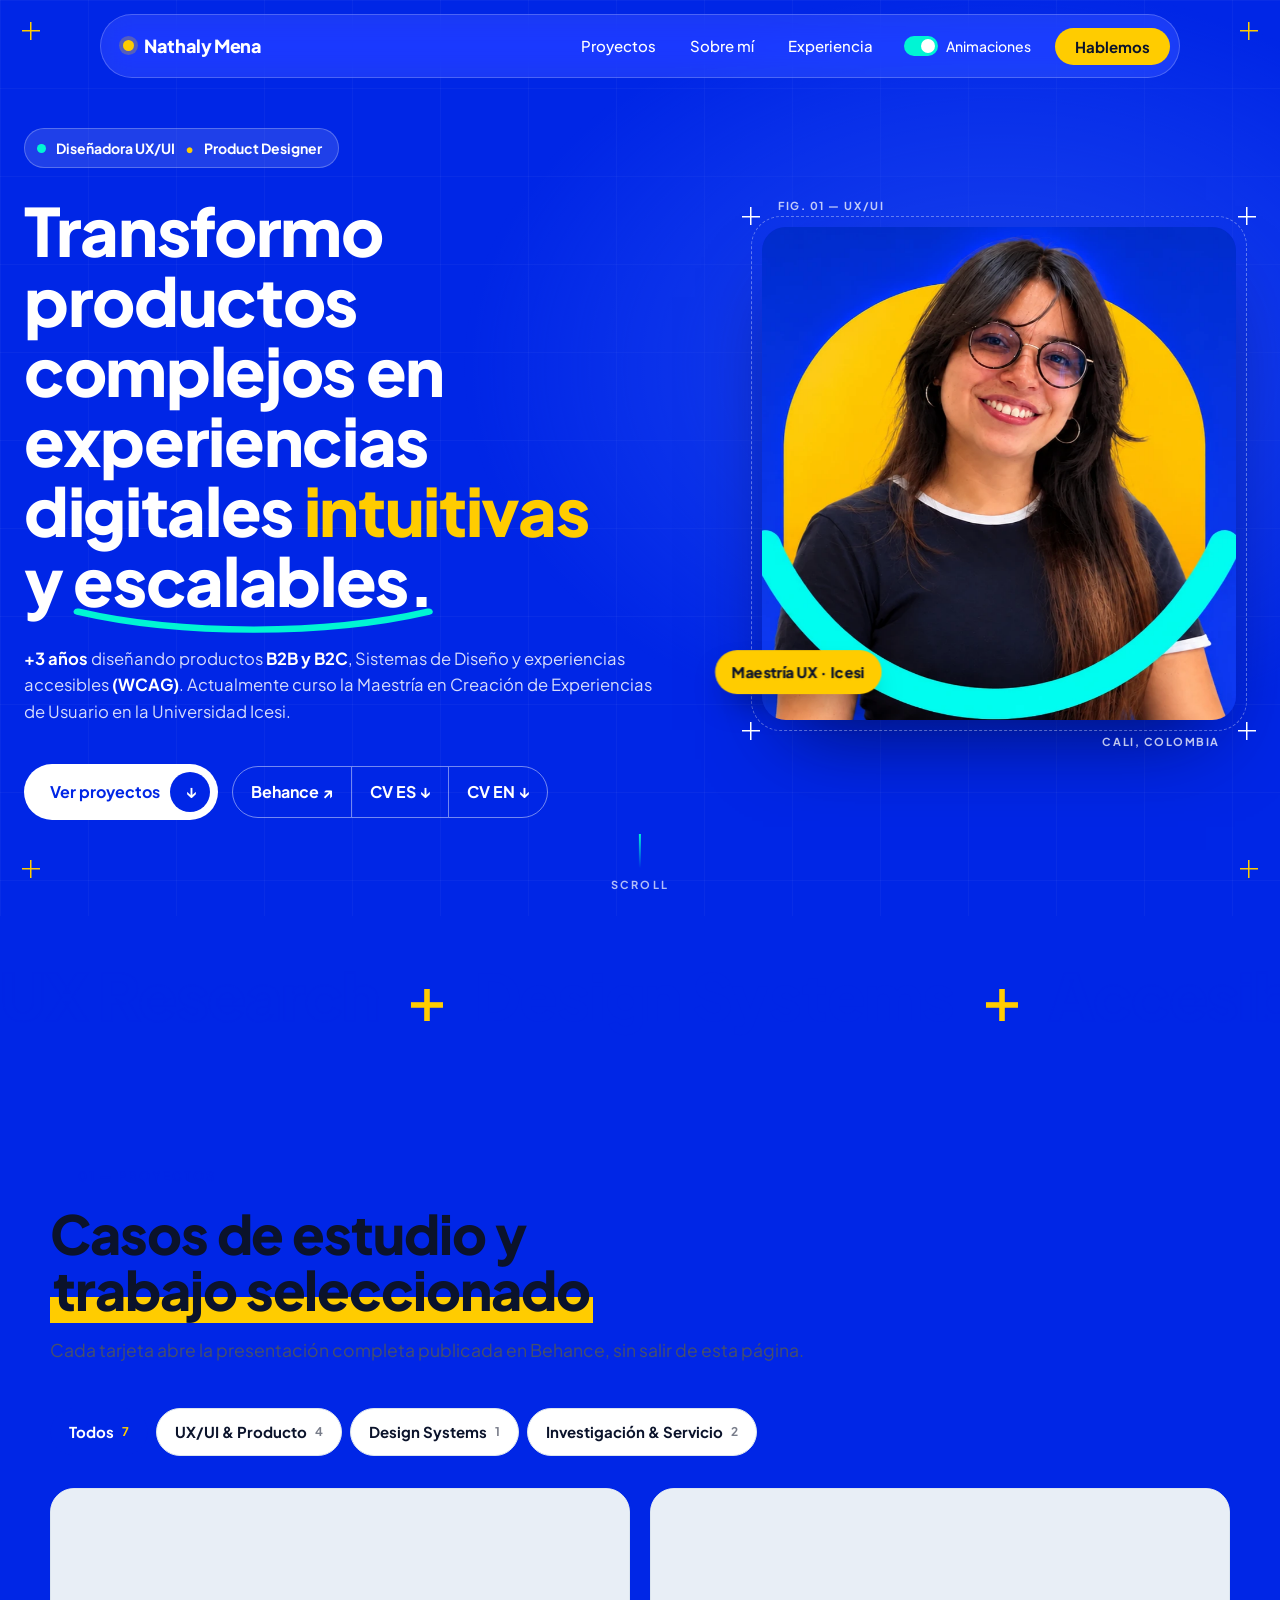
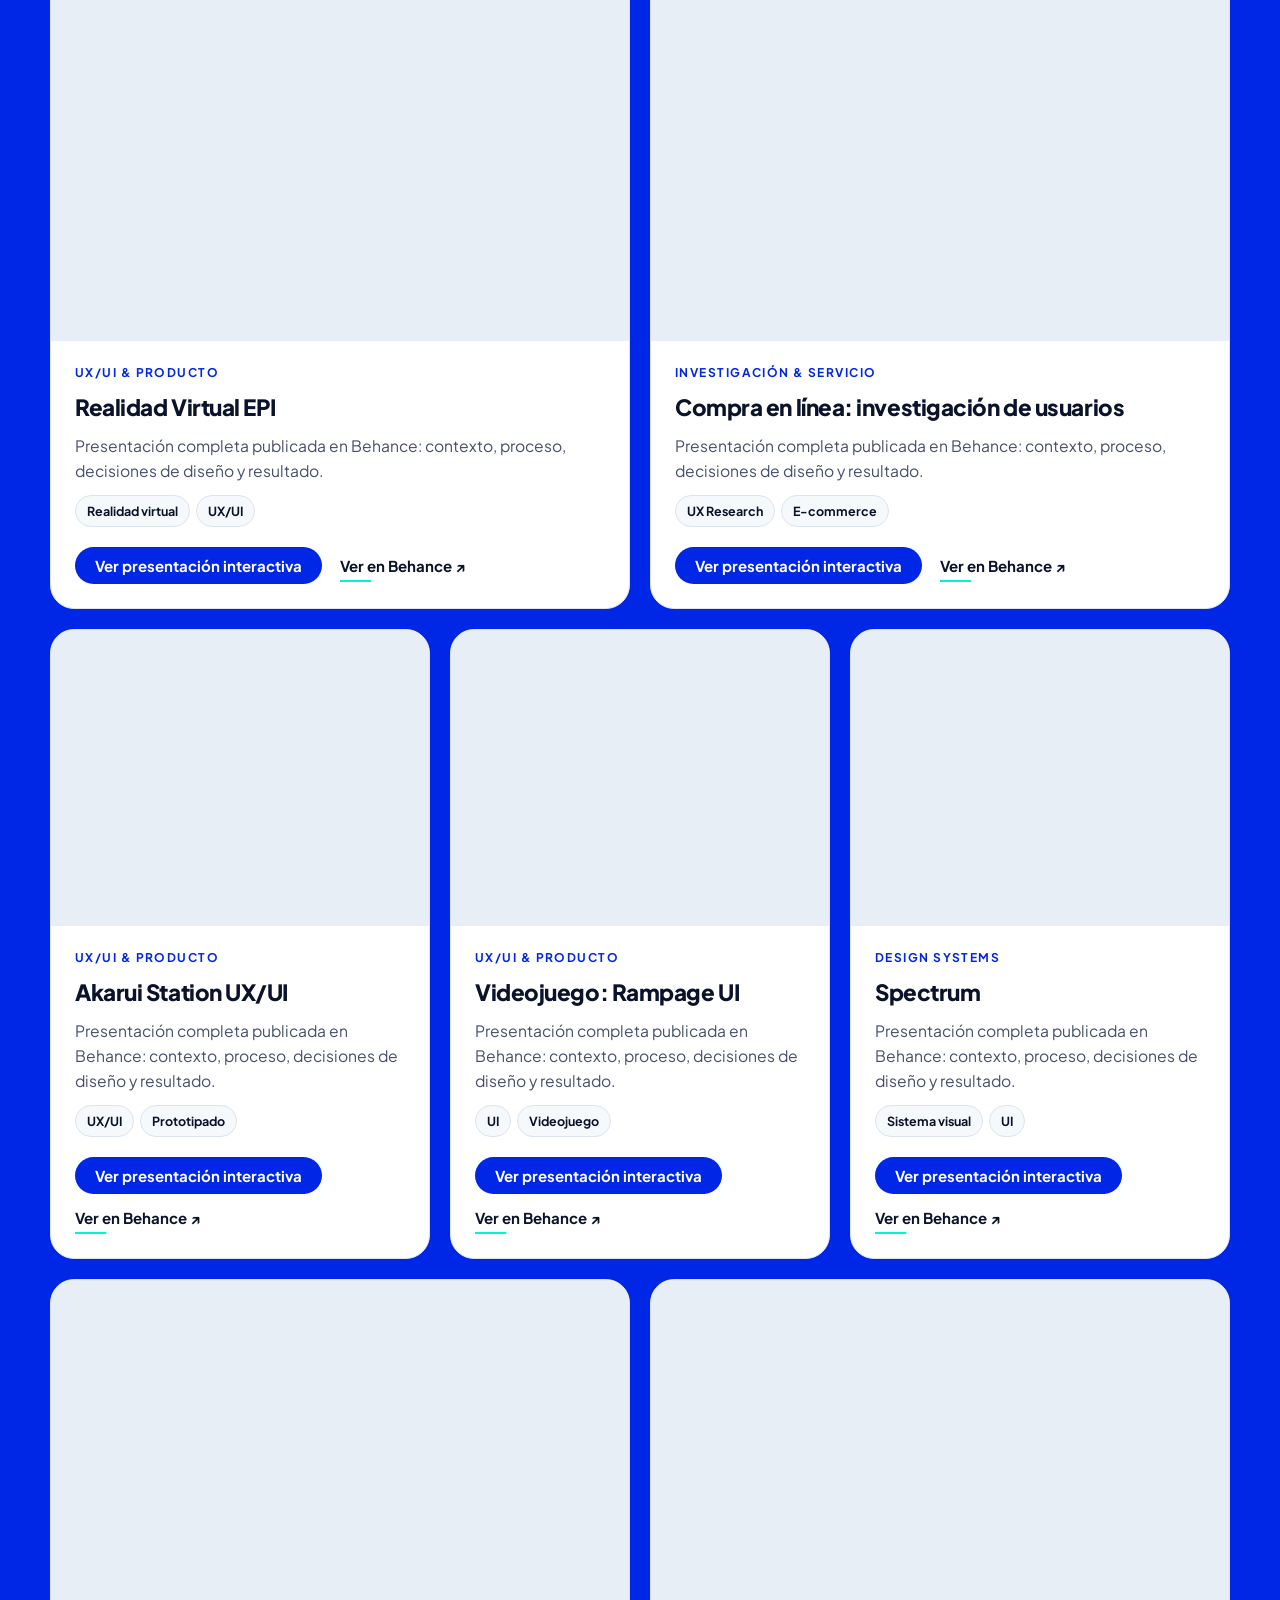
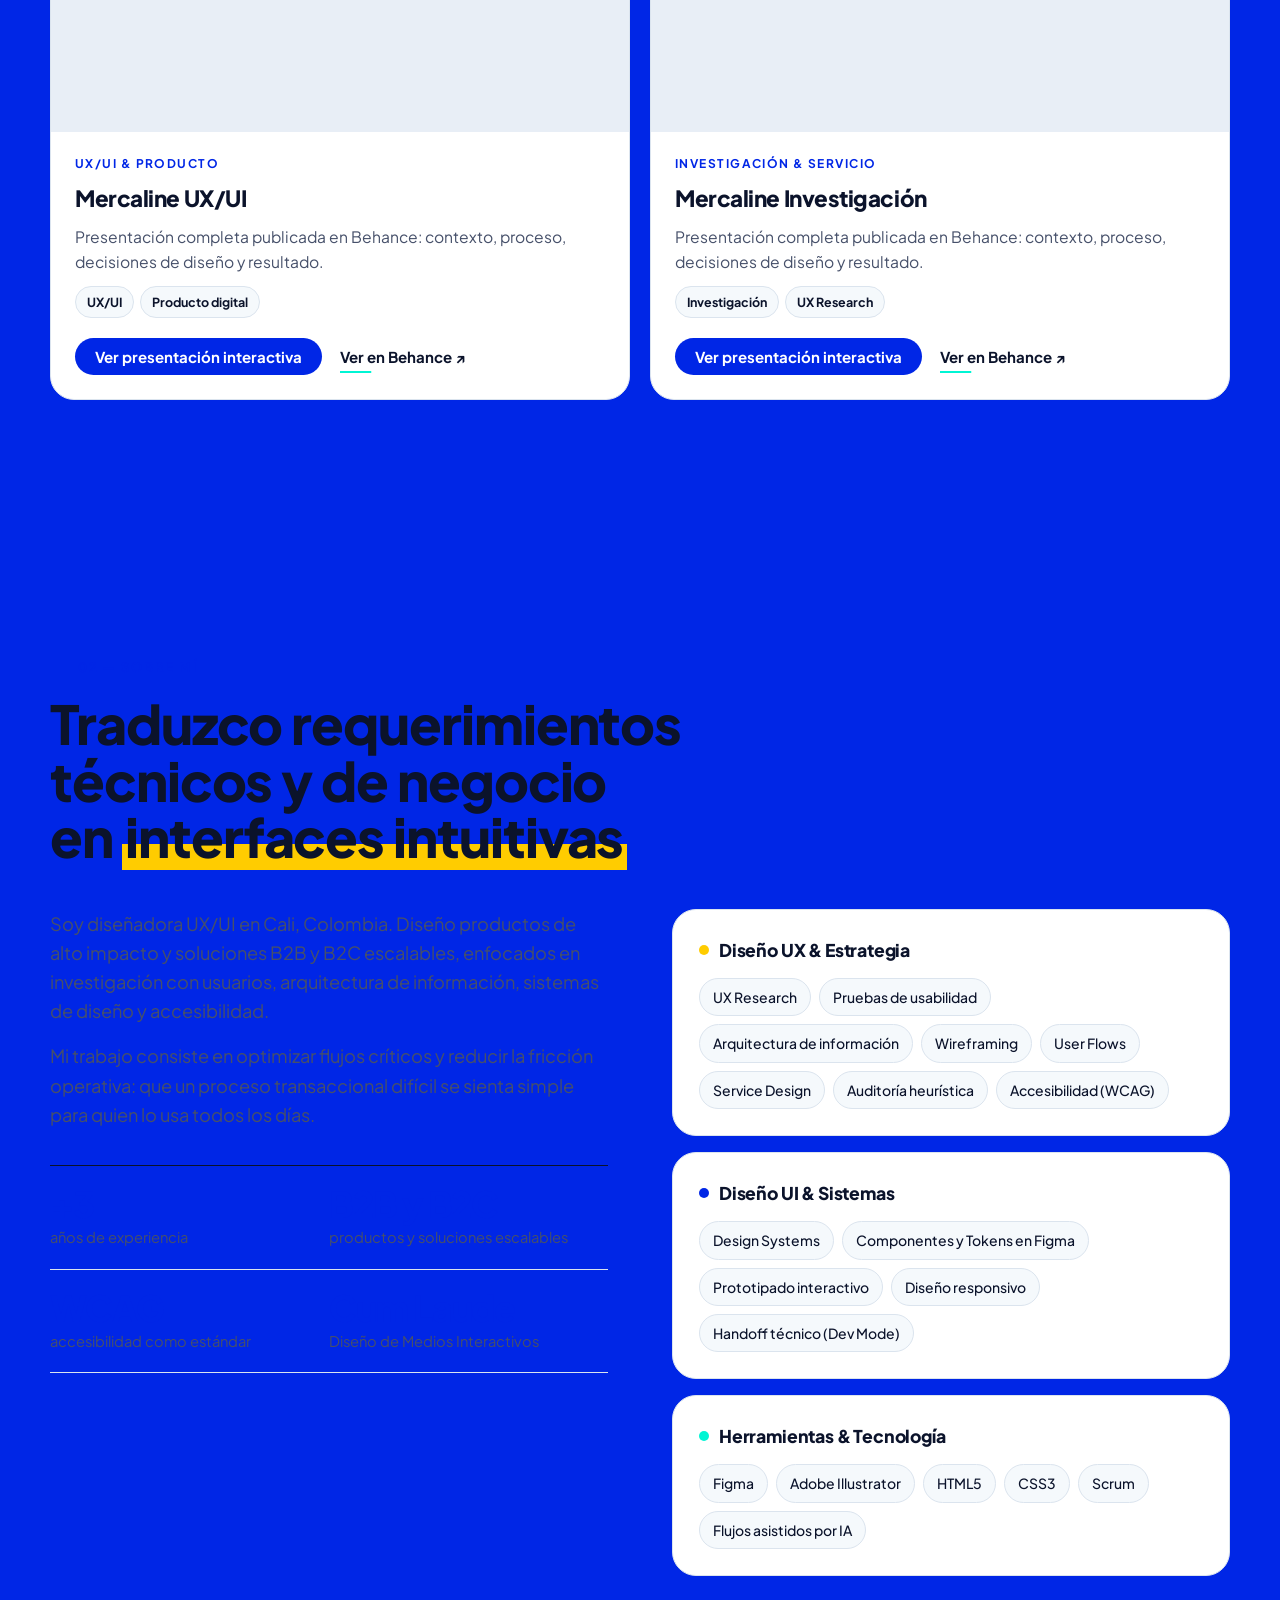
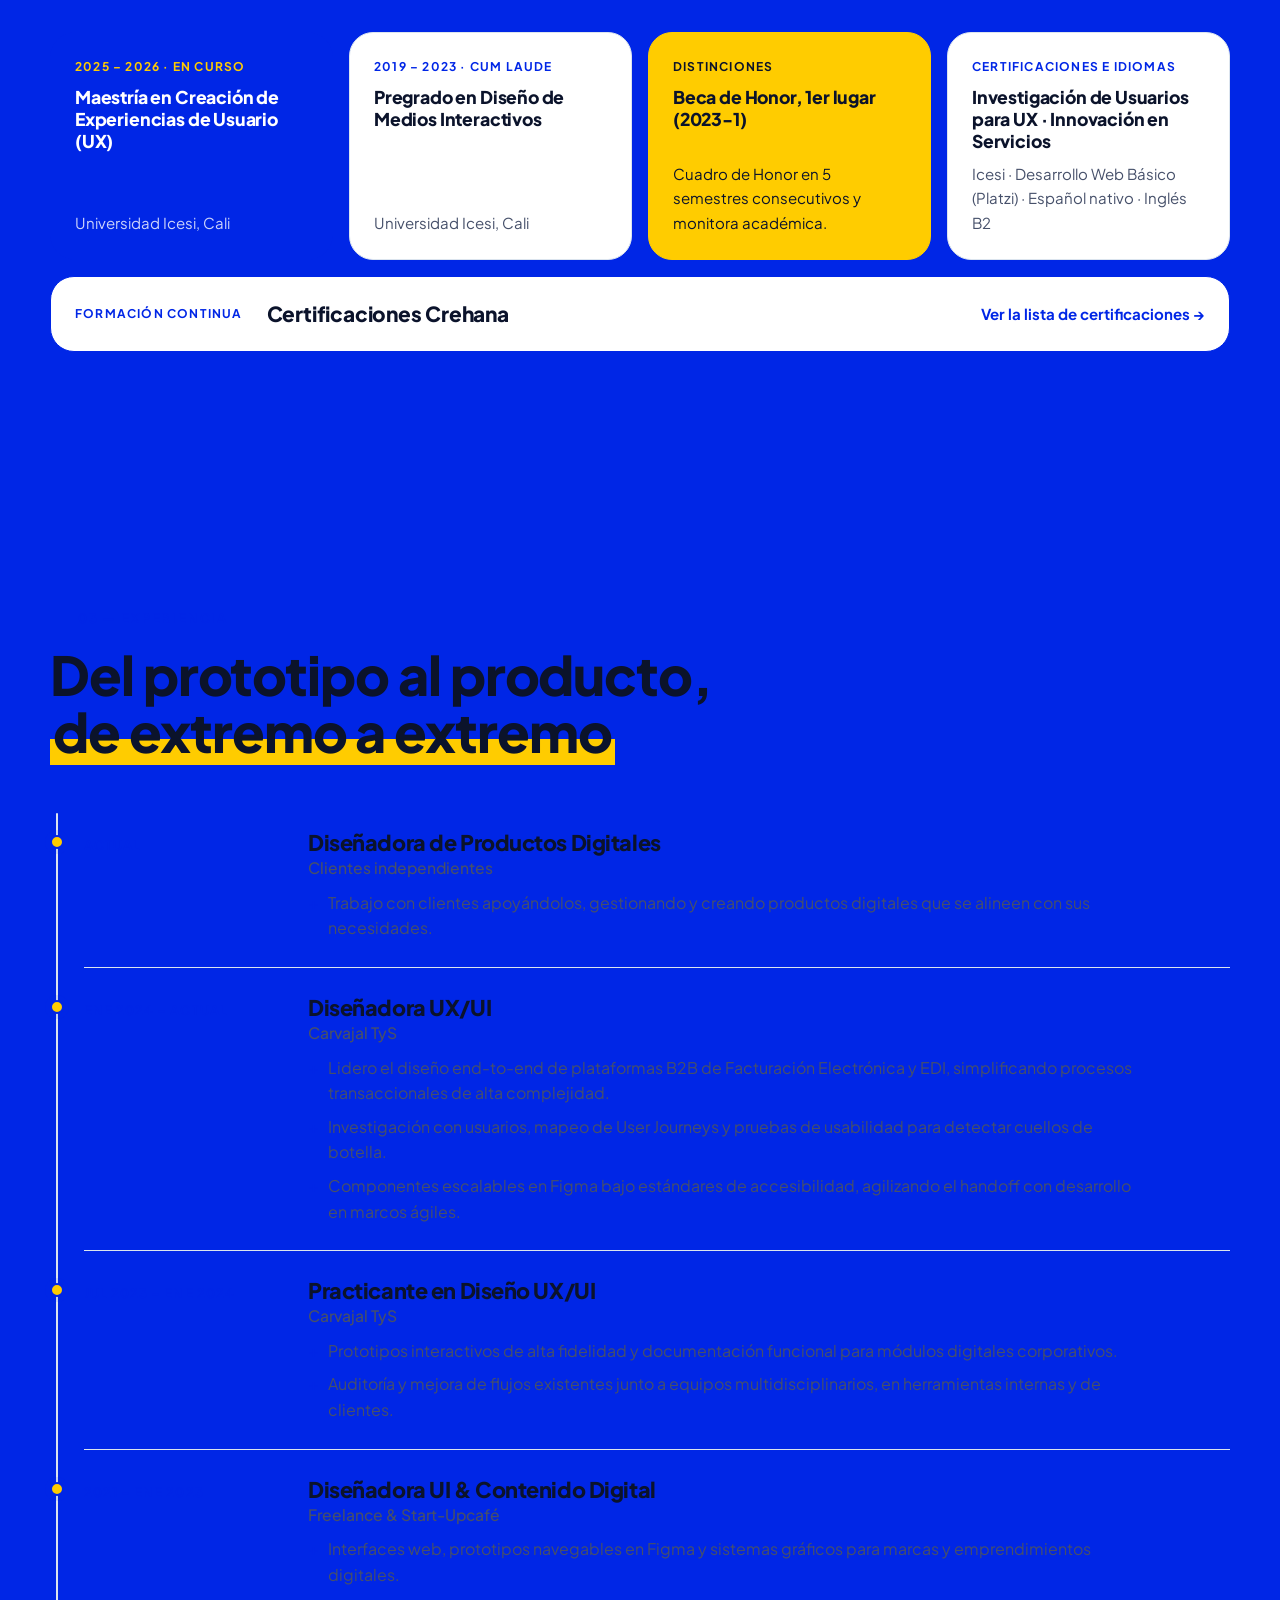
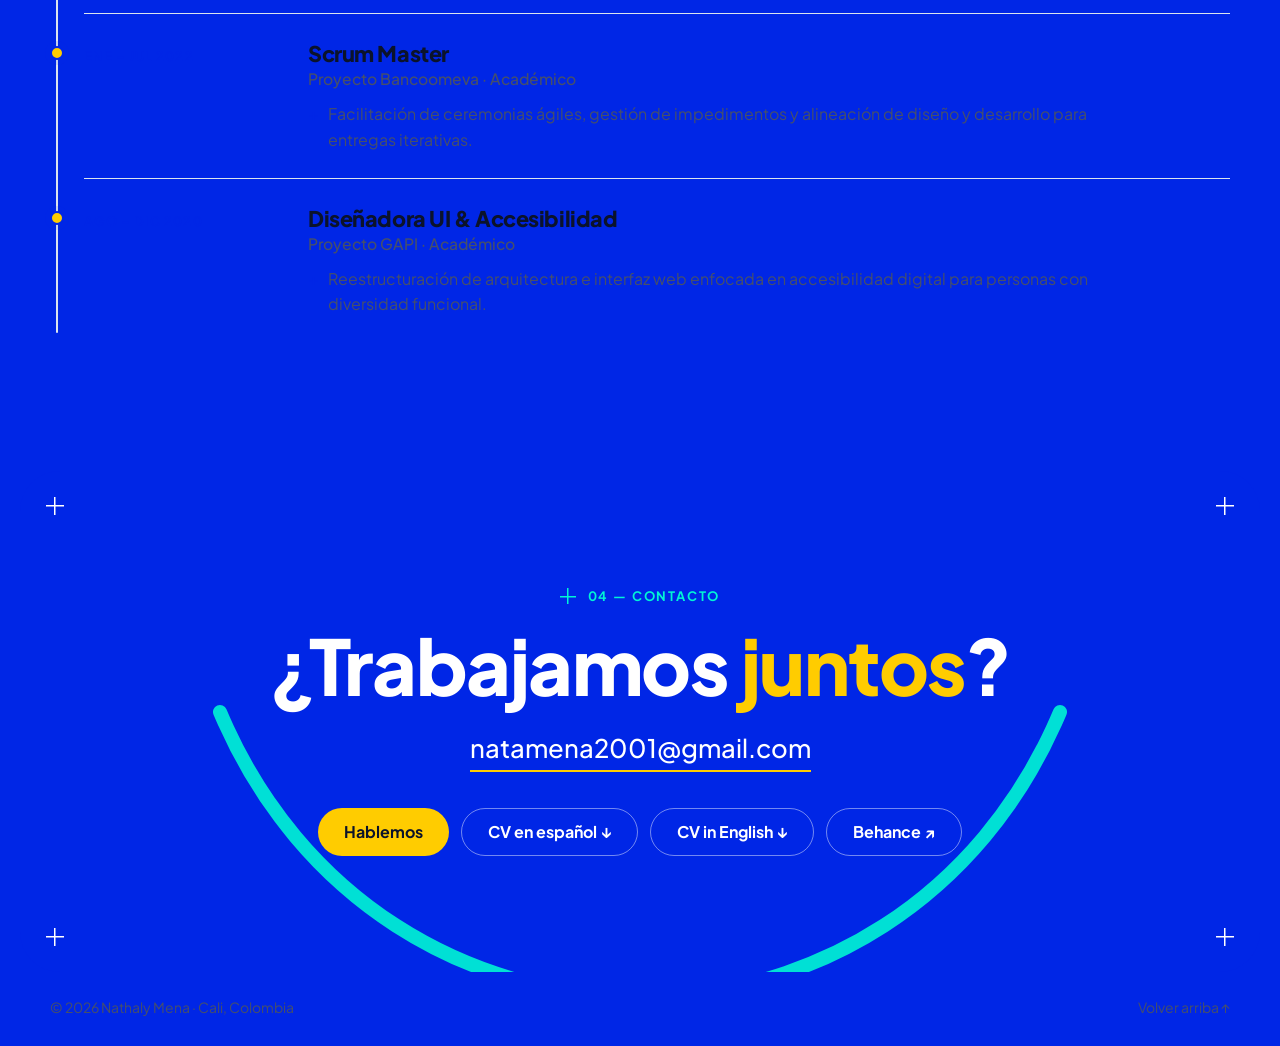
<file: index.html>
<!DOCTYPE html>
<html lang="es">
<head>
<meta charset="utf-8">
<meta name="viewport" content="width=device-width, initial-scale=1">
<title>Nathaly Mena — Diseñadora UX/UI</title>
<meta name="description" content="Portafolio de Nathaly Mena, Diseñadora UX/UI y Product Designer. Productos B2B y B2C, Sistemas de Diseño y Accesibilidad (WCAG).">
<meta name="theme-color" content="#0026E6">
<link rel="preconnect" href="https://fonts.googleapis.com">
<link rel="preconnect" href="https://fonts.gstatic.com" crossorigin>
<link href="https://fonts.googleapis.com/css2?family=Plus+Jakarta+Sans:wght@400;500;700;800&display=swap" rel="stylesheet">
<script>document.documentElement.classList.add('js')</script>
<link rel="stylesheet" href="styles.css">
</head>
<body>

<div class="progress" aria-hidden="true"><span id="progressBar"></span></div>

<!-- Marcas de registro fijas (eco de la foto) -->
<div class="regmarks" aria-hidden="true">
  <i class="reg reg--tl"></i><i class="reg reg--tr"></i><i class="reg reg--bl"></i><i class="reg reg--br"></i>
</div>

<a class="skip" href="#proyectos">Saltar al contenido</a>

<!-- ============ NAV ============ -->
<nav class="nav" id="nav" aria-label="Principal">
  <a class="nav__brand" href="#inicio"><span class="nav__dot"></span>Nathaly Mena</a>
  <button class="nav__toggle" id="navToggle" aria-expanded="false" aria-controls="navLinks" aria-label="Abrir menú"><span></span><span></span></button>
  <div class="nav__links" id="navLinks">
    <a href="#proyectos">Proyectos</a>
    <a href="#sobre-mi">Sobre mí</a>
    <a href="#experiencia">Experiencia</a>
    <button class="motion" id="motionToggle" type="button" role="switch" aria-checked="true" title="Activa o desactiva las animaciones de la página">
      <span class="motion__track" aria-hidden="true"><span></span></span><span class="motion__label">Animaciones</span>
    </button>
    <a class="btn btn--yellow btn--sm" href="#contacto">Hablemos</a>
  </div>
</nav>

<!-- ============ HERO ============ -->
<header class="hero" id="inicio">
  <div class="hero__panel">
    <div class="hero__grid" aria-hidden="true"></div>
    <div class="hero__inner">
      <div class="hero__copy">
        <p class="badge" data-reveal><span class="badge__pulse"></span>Diseñadora UX/UI <b>•</b> Product Designer</p>
        <h1 class="hero__title" data-reveal style="--d:.08s">
          Transformo productos complejos en experiencias digitales
          <span class="hl">intuitivas</span> y
          <span class="arc-word">escalables.<svg viewBox="0 0 300 26" preserveAspectRatio="none" aria-hidden="true"><path d="M4 4 C 90 30, 210 30, 296 4"/></svg></span>
        </h1>
        <p class="hero__sub" data-reveal style="--d:.16s">
          <strong>+3 años</strong> diseñando productos <strong>B2B y B2C</strong>, Sistemas de Diseño y experiencias accesibles
          <strong>(WCAG)</strong>. Actualmente curso la Maestría en Creación de Experiencias de Usuario en la Universidad Icesi.
        </p>
        <div class="hero__cta" data-reveal style="--d:.24s">
          <a class="btn btn--hero" href="#proyectos">Ver proyectos <span class="btn__ico" aria-hidden="true">↓</span></a>
          <span class="split">
            <a data-behance href="https://www.behance.net/nathalymena" target="_blank" rel="noopener">Behance <span aria-hidden="true">↗</span></a>
            <a href="./assets/Nathaly-Mena-CV-ES.pdf" download aria-label="Descargar hoja de vida en español">CV ES <span aria-hidden="true">↓</span></a>
            <a href="./assets/Nathaly-Mena-CV-EN.pdf" download aria-label="Download résumé in English" lang="en">CV EN <span aria-hidden="true">↓</span></a>
          </span>
        </div>
      </div>

      <div class="hero__visual" data-reveal style="--d:.2s">
        <div class="frame" id="frame">
          <i class="reg reg--tl"></i><i class="reg reg--tr"></i><i class="reg reg--bl"></i><i class="reg reg--br"></i>
          <div class="frame__img">
            <img src="./assets/nathaly-hero.png" alt="Retrato de Nathaly Mena sonriendo, sobre fondo azul con una cápsula amarilla y un arco turquesa" width="1672" height="941" fetchpriority="high">
          </div>
          <span class="frame__tag frame__tag--a">FIG. 01 — UX/UI</span>
          <span class="frame__tag frame__tag--b">Cali, Colombia</span>
          <span class="frame__chip">Maestría UX · Icesi</span>
        </div>
      </div>
    </div>
    <a class="hero__scroll" href="#proyectos" aria-label="Bajar a proyectos"><span></span>Scroll</a>
  </div>
</header>

<!-- ============ CINTA DE DISCIPLINAS ============ -->
<div class="tape" aria-hidden="true">
  <div class="tape__row" id="tape">
    <span>UX Research</span><i>+</i><span>Design Systems</span><i>+</i><span>Accesibilidad WCAG</span><i>+</i><span>Service Design</span><i>+</i><span>Prototipado</span><i>+</i><span>Arquitectura de información</span><i>+</i><span>UX Research</span><i>+</i><span>Design Systems</span><i>+</i><span>Accesibilidad WCAG</span><i>+</i>
  </div>
</div>

<main>
<!-- ============ PROYECTOS ============ -->
<section class="section" id="proyectos">
  <div class="wrap">
    <div class="head" data-reveal>
      <p class="eyebrow"><i class="plus"></i>01 — Proyectos</p>
      <h2>Casos de estudio y <mark>trabajo seleccionado</mark></h2>
      <p class="lead">Cada tarjeta abre la presentación completa publicada en Behance, sin salir de esta página.</p>
    </div>

    <div class="filters" role="group" aria-label="Filtrar proyectos por categoría" data-reveal id="filters"></div>

    <div class="grid" id="grid" aria-live="polite"></div>
  </div>
</section>

<!-- ============ SOBRE MÍ ============ -->
<section class="section" id="sobre-mi">
  <div class="wrap">
    <div class="head" data-reveal>
      <p class="eyebrow"><i class="plus"></i>02 — Sobre mí</p>
      <h2>Traduzco requerimientos técnicos y de negocio en <mark>interfaces intuitivas</mark></h2>
    </div>

    <div class="about">
      <div class="about__text" data-reveal>
        <p>Soy diseñadora UX/UI en Cali, Colombia. Diseño productos de alto impacto y soluciones B2B y B2C escalables, enfocados en investigación con usuarios, arquitectura de información, sistemas de diseño y accesibilidad.</p>
        <p>Mi trabajo consiste en optimizar flujos críticos y reducir la fricción operativa: que un proceso transaccional difícil se sienta simple para quien lo usa todos los días.</p>
        <ul class="facts">
          <li><b>+3</b><span>años de experiencia</span></li>
          <li><b>B2B y B2C</b><span>productos y soluciones escalables</span></li>
          <li><b>WCAG</b><span>accesibilidad como estándar</span></li>
          <li><b>Cum Laude</b><span>Diseño de Medios Interactivos</span></li>
        </ul>
      </div>

      <div class="about__cards">
        <article class="card" data-reveal="scale">
          <h3>Diseño UX &amp; Estrategia</h3>
          <ul class="chips"><li>UX Research</li><li>Pruebas de usabilidad</li><li>Arquitectura de información</li><li>Wireframing</li><li>User Flows</li><li>Service Design</li><li>Auditoría heurística</li><li>Accesibilidad (WCAG)</li></ul>
        </article>
        <article class="card" data-reveal="scale" style="--d:.08s">
          <h3>Diseño UI &amp; Sistemas</h3>
          <ul class="chips"><li>Design Systems</li><li>Componentes y Tokens en Figma</li><li>Prototipado interactivo</li><li>Diseño responsivo</li><li>Handoff técnico (Dev Mode)</li></ul>
        </article>
        <article class="card" data-reveal="scale" style="--d:.16s">
          <h3>Herramientas &amp; Tecnología</h3>
          <ul class="chips"><li>Figma</li><li>Adobe Illustrator</li><li>HTML5</li><li>CSS3</li><li>Scrum</li><li>Flujos asistidos por IA</li></ul>
        </article>
      </div>
    </div>

    <div class="edu">
      <article class="edu__item edu__item--blue" data-reveal="scale">
        <span class="edu__date">2025 – 2026 · En curso</span>
        <h3>Maestría en Creación de Experiencias de Usuario (UX)</h3>
        <p>Universidad Icesi, Cali</p>
      </article>
      <article class="edu__item" data-reveal="scale" style="--d:.08s">
        <span class="edu__date">2019 – 2023 · Cum Laude</span>
        <h3>Pregrado en Diseño de Medios Interactivos</h3>
        <p>Universidad Icesi, Cali</p>
      </article>
      <article class="edu__item edu__item--yellow" data-reveal="scale" style="--d:.16s">
        <span class="edu__date">Distinciones</span>
        <h3>Beca de Honor, 1er lugar (2023-1)</h3>
        <p>Cuadro de Honor en 5 semestres consecutivos y monitora académica.</p>
      </article>
      <article class="edu__item" data-reveal="scale" style="--d:.24s">
        <span class="edu__date">Certificaciones e idiomas</span>
        <h3>Investigación de Usuarios para UX · Innovación en Servicios</h3>
        <p>Icesi · Desarrollo Web Básico (Platzi) · Español nativo · Inglés B2</p>
      </article>
      <button class="edu__item edu__item--cta" id="certOpen" type="button" aria-haspopup="dialog" data-reveal="scale" style="--d:.32s">
        <span class="edu__date">Formación continua</span>
        <h3>Certificaciones Crehana</h3>
        <p>Ver la lista de certificaciones <span aria-hidden="true">→</span></p>
      </button>
    </div>
  </div>
</section>

<!-- ============ EXPERIENCIA ============ -->
<section class="section" id="experiencia">
  <div class="wrap">
    <div class="head" data-reveal>
      <p class="eyebrow"><i class="plus"></i>03 — Experiencia</p>
      <h2>Del prototipo al producto, <mark>de extremo a extremo</mark></h2>
    </div>

    <ol class="timeline" id="timeline">
      <span class="timeline__fill" id="timelineFill" aria-hidden="true"></span>
      <li data-reveal>
        <div class="tl__when">Actual</div>
        <div class="tl__body">
          <h3>Diseñadora de Productos Digitales <span>Clientes independientes</span></h3>
          <ul>
            <li>Trabajo con clientes apoyándolos, gestionando y creando productos digitales que se alineen con sus necesidades.</li>
          </ul>
        </div>
      </li>
      <li data-reveal>
        <div class="tl__when">Ene 2024 – Actual</div>
        <div class="tl__body">
          <h3>Diseñadora UX/UI <span>Carvajal TyS</span></h3>
          <ul>
            <li>Lidero el diseño end-to-end de plataformas B2B de Facturación Electrónica y EDI, simplificando procesos transaccionales de alta complejidad.</li>
            <li>Investigación con usuarios, mapeo de User Journeys y pruebas de usabilidad para detectar cuellos de botella.</li>
            <li>Componentes escalables en Figma bajo estándares de accesibilidad, agilizando el handoff con desarrollo en marcos ágiles.</li>
          </ul>
        </div>
      </li>
      <li data-reveal>
        <div class="tl__when">Jul 2023 – Ene 2024</div>
        <div class="tl__body">
          <h3>Practicante en Diseño UX/UI <span>Carvajal TyS</span></h3>
          <ul>
            <li>Prototipos interactivos de alta fidelidad y documentación funcional para módulos digitales corporativos.</li>
            <li>Auditoría y mejora de flujos existentes junto a equipos multidisciplinarios, en herramientas internas y de clientes.</li>
          </ul>
        </div>
      </li>
      <li data-reveal>
        <div class="tl__when">2021 – Ene 2023</div>
        <div class="tl__body">
          <h3>Diseñadora UI &amp; Contenido Digital <span>Freelance &amp; Start-Upcafé</span></h3>
          <ul>
            <li>Interfaces web, prototipos navegables en Figma y sistemas gráficos para marcas y emprendimientos digitales.</li>
          </ul>
        </div>
      </li>
      <li data-reveal>
        <div class="tl__when">Ene – Jul 2022</div>
        <div class="tl__body">
          <h3>Scrum Master <span>Proyecto Bancoomeva · Académico</span></h3>
          <ul>
            <li>Facilitación de ceremonias ágiles, gestión de impedimentos y alineación de diseño y desarrollo para entregas iterativas.</li>
          </ul>
        </div>
      </li>
      <li data-reveal>
        <div class="tl__when">Ago – Dic 2020</div>
        <div class="tl__body">
          <h3>Diseñadora UI &amp; Accesibilidad <span>Proyecto GAPI · Académico</span></h3>
          <ul>
            <li>Reestructuración de arquitectura e interfaz web enfocada en accesibilidad digital para personas con diversidad funcional.</li>
          </ul>
        </div>
      </li>
    </ol>
  </div>
</section>
</main>

<!-- ============ CONTACTO ============ -->
<footer class="contact" id="contacto">
  <div class="contact__panel" data-reveal="scale">
    <i class="reg reg--tl"></i><i class="reg reg--tr"></i><i class="reg reg--bl"></i><i class="reg reg--br"></i>
    <svg class="contact__arc" viewBox="0 0 900 320" aria-hidden="true"><path d="M30 20 C 190 400, 710 400, 870 20"/></svg>
    <p class="eyebrow eyebrow--light"><i class="plus"></i>04 — Contacto</p>
    <h2>¿Trabajamos <span class="hl">juntos</span>?</h2>
    <a class="contact__mail" href="mailto:natamena2001@gmail.com">natamena2001@gmail.com</a>
    <div class="contact__cta">
      <a class="btn btn--yellow" href="mailto:natamena2001@gmail.com">Hablemos</a>
      <a class="btn btn--ghost" href="./assets/Nathaly-Mena-CV-ES.pdf" download>CV en español ↓</a>
      <a class="btn btn--ghost" href="./assets/Nathaly-Mena-CV-EN.pdf" download lang="en">CV in English ↓</a>
      <a class="btn btn--ghost" data-behance href="https://www.behance.net/nathalymena" target="_blank" rel="noopener">Behance ↗</a>
    </div>
  </div>
  <div class="foot wrap">
    <span>© <span id="year"></span> Nathaly Mena · Cali, Colombia</span>
    <a href="#inicio">Volver arriba ↑</a>
  </div>
</footer>

<!-- ============ MODAL BEHANCE ============ -->
<dialog class="modal" id="modal" aria-labelledby="modalTitle">
  <div class="modal__bar">
    <div>
      <p class="modal__cat" id="modalCat"></p>
      <h3 id="modalTitle"></h3>
    </div>
    <div class="modal__tools">
      <span class="modal__count" id="modalCount"></span>
      <button class="icon" id="modalPrev" aria-label="Proyecto anterior">←</button>
      <button class="icon" id="modalNext" aria-label="Proyecto siguiente">→</button>
      <a class="btn btn--sm btn--line" id="modalLink" target="_blank" rel="noopener">Abrir en Behance ↗</a>
      <button class="icon icon--close" id="modalClose" aria-label="Cerrar presentación">✕</button>
    </div>
  </div>
  <div class="modal__stage" id="modalStage">
    <div class="modal__loader" id="modalLoader"><i class="reg"></i><span>Cargando presentación…</span></div>
  </div>
</dialog>

<!-- ============ MODAL CERTIFICACIONES ============ -->
<dialog class="modal modal--sm" id="certModal" aria-labelledby="certTitle">
  <div class="modal__bar">
    <div>
      <p class="modal__cat">Formación continua</p>
      <h3 id="certTitle">Certificaciones Crehana</h3>
    </div>
    <div class="modal__tools"><button class="icon icon--close" id="certClose" aria-label="Cerrar certificaciones">✕</button></div>
  </div>
  <ol class="certs" id="certList"></ol>
</dialog>

<script src="script.js"></script>
</body>
</html>
</file>
<file: styles.css>
/* =========================================================
   Nathaly Mena — Portafolio UX/UI
   ========================================================= */
:root{
  --blue:#0026E6; --yellow:#FFCC00; --teal:#00F5D4;
  --base:#F5F9FC; --ink:#0B132B;
  --ink-2:#46506a; --line:#dbe4ee; --white:#fff;
  --r:24px; --ease:cubic-bezier(.2,.7,.2,1);
  --hero-p:0;               /* progreso de salida del hero (0→1), lo fija JS */
  --font:"Plus Jakarta Sans",system-ui,-apple-system,"Segoe UI",sans-serif;
}
*,*::before,*::after{box-sizing:border-box}
html{scroll-behavior:smooth;scroll-padding-top:96px;-webkit-text-size-adjust:100%}
body{
  margin:0;font-family:var(--font);color:var(--ink);line-height:1.6;font-size:17px;
  /* transición de color ligada al scroll: azul → base */
  background:color-mix(in srgb,var(--blue) calc((1 - var(--hero-p))*100%),var(--base));
  -webkit-font-smoothing:antialiased;overflow-x:hidden;
}
h1,h2,h3,p,ul,ol{margin:0}
ul,ol{padding:0;list-style:none}
a{color:inherit;text-decoration:none}
img{max-width:100%;display:block}
button{font:inherit;color:inherit;cursor:pointer;border:0;background:none}
h1,h2{letter-spacing:-.02em;font-weight:800;line-height:1.05;text-wrap:balance}
:focus-visible{outline:3px solid var(--teal);outline-offset:3px;border-radius:6px}
.wrap{width:min(1180px,100% - 48px);margin-inline:auto}
.skip{position:fixed;left:16px;top:-80px;z-index:200;background:var(--yellow);padding:10px 16px;border-radius:10px;font-weight:700}
.skip:focus{top:16px}

/* ---------- Barra de progreso ---------- */
.progress{position:fixed;inset:0 0 auto 0;height:3px;z-index:120;pointer-events:none}
.progress span{display:block;height:100%;transform-origin:0 50%;transform:scaleX(0);
  background:linear-gradient(90deg,var(--blue),var(--yellow))}
body:not(.past-hero) .progress span{background:linear-gradient(90deg,var(--teal),var(--yellow))}

/* ---------- Marcas de registro (+) ---------- */
.reg,.plus{position:absolute;width:18px;height:18px;display:block;color:inherit;
  background:
    linear-gradient(currentColor,currentColor) center/100% 1.5px no-repeat,
    linear-gradient(currentColor,currentColor) center/1.5px 100% no-repeat;
  transition:color .5s,transform .8s var(--ease)}
.reg--tl{top:0;left:0}.reg--tr{top:0;right:0}.reg--bl{bottom:0;left:0}.reg--br{bottom:0;right:0}
.regmarks{position:fixed;inset:22px;z-index:90;pointer-events:none;color:#fff}
.regmarks .reg{transform:rotate(var(--rot,0deg))}
.past-hero .regmarks{color:var(--blue)}
.regmarks.is-lit{color:var(--yellow)}
.past-hero .regmarks.is-lit{color:var(--teal);filter:drop-shadow(0 0 6px rgba(0,245,212,.8))}
@media (max-width:900px){.regmarks{display:none}}

/* ---------- Botones ---------- */
.btn{display:inline-flex;align-items:center;gap:10px;padding:15px 26px;border-radius:999px;font-weight:700;
  font-size:16px;line-height:1;transition:transform .35s var(--ease),box-shadow .35s,background .25s,color .25s;white-space:nowrap}
.btn:hover{transform:translateY(-2px)}
.btn--sm{padding:11px 20px;font-size:15px}
.btn--yellow{background:var(--yellow);color:var(--ink)}
.btn--yellow:hover{box-shadow:0 10px 30px -8px rgba(255,204,0,.75)}
.btn--blue{background:var(--blue);color:#fff}
.btn--blue:hover{box-shadow:0 12px 28px -10px rgba(0,38,230,.7)}
.btn--hero{background:#fff;color:var(--blue);padding:8px 8px 8px 26px}
.btn--hero:hover{box-shadow:0 14px 34px -12px rgba(0,0,0,.5)}
.btn__ico{display:grid;place-items:center;width:40px;height:40px;border-radius:50%;background:var(--blue);color:#fff;transition:background .25s,color .25s,transform .35s var(--ease)}
.btn--hero:hover .btn__ico{background:var(--yellow);color:var(--ink);transform:translateY(3px)}
.btn--ghost{border:1.5px solid rgba(255,255,255,.45);color:#fff}
.btn--ghost:hover{background:#fff;color:var(--blue);border-color:#fff}
.btn--line{border:1.5px solid var(--line);color:var(--ink)}
.btn--line:hover{border-color:var(--blue);color:var(--blue)}
.split{display:inline-flex;border:1.5px solid rgba(255,255,255,.45);border-radius:999px;overflow:hidden;font-weight:700;font-size:16px}
.split a{padding:17px 18px;line-height:1;transition:background .25s,color .25s}
.split a+a{border-left:1.5px solid rgba(255,255,255,.45)}
.split a:hover{background:var(--yellow);color:var(--ink)}

/* ---------- Nav (glassmorphism) ---------- */
.nav{position:fixed;top:14px;left:50%;translate:-50% 0;z-index:100;width:min(1080px,100% - 28px);
  display:flex;align-items:center;justify-content:space-between;gap:16px;padding:9px 9px 9px 22px;border-radius:999px;
  color:#fff;background:rgba(255,255,255,.1);border:1px solid rgba(255,255,255,.22);
  -webkit-backdrop-filter:blur(16px) saturate(160%);backdrop-filter:blur(16px) saturate(160%);
  transition:background .45s,color .45s,border-color .45s,box-shadow .45s}
.past-hero .nav{color:var(--ink);background:rgba(245,249,252,.72);border-color:rgba(11,19,43,.08);box-shadow:0 10px 40px -18px rgba(11,19,43,.3)}
.nav__brand{display:flex;align-items:center;gap:10px;font-weight:800;letter-spacing:-.02em;font-size:18px}
.nav__dot{width:11px;height:11px;border-radius:50%;background:var(--yellow);box-shadow:0 0 0 4px rgba(255,204,0,.25)}
.nav__links{display:flex;align-items:center;gap:4px}
.nav__links>a:not(.btn){padding:10px 15px;border-radius:999px;font-weight:500;font-size:15px;position:relative;transition:background .25s}
.nav__links>a:not(.btn):hover{background:rgba(255,255,255,.16)}
.past-hero .nav__links>a:not(.btn):hover{background:rgba(0,38,230,.08)}
.nav__links>a.is-active::after{content:"";position:absolute;left:15px;right:15px;bottom:4px;height:2px;border-radius:2px;background:var(--teal)}
.past-hero .nav__links>a.is-active::after{background:var(--blue)}
.nav__links .btn{margin-left:8px}
.nav__toggle{display:none;width:44px;height:44px;border-radius:50%;position:relative}
.nav__toggle span{position:absolute;left:12px;right:12px;height:2px;background:currentColor;border-radius:2px;transition:transform .3s,top .3s}
.nav__toggle span:first-child{top:17px}.nav__toggle span:last-child{top:25px}
.nav__toggle[aria-expanded=true] span:first-child{top:21px;transform:rotate(45deg)}
.nav__toggle[aria-expanded=true] span:last-child{top:21px;transform:rotate(-45deg)}
@media (max-width:760px){
  .nav{border-radius:26px;flex-wrap:wrap;padding:8px 8px 8px 18px}
  .nav__toggle{display:block}
  .nav__links{flex-basis:100%;flex-direction:column;align-items:stretch;gap:2px;display:none;padding:6px 4px 8px}
  .nav.is-open{background:rgba(11,19,43,.9);color:#fff}
  .nav.is-open .nav__links{display:flex}
  .nav__links .btn{margin:8px 0 0;justify-content:center}
}

/* ---------- Hero ---------- */
.hero{position:relative}
.hero__panel{position:relative;min-height:100svh;background:var(--blue);color:#fff;overflow:hidden;display:flex;align-items:center;
  transform-origin:50% 100%;
  transform:scale(calc(1 - var(--hero-p)*.05));
  border-radius:calc(var(--hero-p)*44px)}
.hero__grid{position:absolute;inset:0;opacity:.5;
  background:
    radial-gradient(60% 60% at 78% 40%,rgba(64,110,255,.9),transparent 70%),
    linear-gradient(rgba(255,255,255,.07) 1px,transparent 1px) 0 0/100% 88px,
    linear-gradient(90deg,rgba(255,255,255,.07) 1px,transparent 1px) 0 0/88px 100%;
  transform:translateY(calc(var(--hero-p)*60px))}
.hero__inner{position:relative;width:min(1240px,100% - 48px);margin-inline:auto;padding:128px 0 96px;
  display:grid;grid-template-columns:1.12fr .88fr;gap:clamp(32px,5vw,80px);align-items:center}
.hero__copy{transform:translateY(calc(var(--hero-p)*-40px));opacity:calc(1 - var(--hero-p)*.9)}
.badge{display:inline-flex;align-items:center;gap:10px;padding:8px 16px 8px 12px;border-radius:999px;font-size:14px;font-weight:700;
  background:rgba(255,255,255,.12);border:1px solid rgba(255,255,255,.25);margin-bottom:28px}
.badge b{color:var(--yellow)}
.badge__pulse{width:9px;height:9px;border-radius:50%;background:var(--teal);animation:pulse 2.4s infinite}
@keyframes pulse{0%{box-shadow:0 0 0 0 rgba(0,245,212,.7)}80%,100%{box-shadow:0 0 0 10px rgba(0,245,212,0)}}
.hero__title{font-size:clamp(2.4rem,5.2vw,4.5rem)}
.hl{color:var(--yellow)}
.arc-word{position:relative;display:inline-block;white-space:nowrap}
.arc-word svg{position:absolute;left:0;right:0;bottom:-.24em;width:100%;height:.36em;overflow:visible}
.arc-word path,.contact__arc path{fill:none;stroke:var(--teal);stroke-width:7;stroke-linecap:round;
  stroke-dasharray:320;stroke-dashoffset:320;animation:draw 1.2s .9s var(--ease) forwards}
@keyframes draw{to{stroke-dashoffset:0}}
.hero__sub{margin-top:30px;max-width:54ch;font-size:clamp(1rem,1.3vw,1.16rem);color:rgba(255,255,255,.84)}
.hero__sub strong{color:#fff;font-weight:700}
.hero__cta{display:flex;flex-wrap:wrap;gap:14px;margin-top:38px;align-items:center}

.hero__visual{perspective:1100px;transform:translateY(calc(var(--hero-p)*50px))}
.frame{--mx:0;--my:0;position:relative;padding:20px;color:#fff;
  transform:rotateY(calc(var(--mx)*5deg)) rotateX(calc(var(--my)*-5deg));
  transition:transform .5s var(--ease);transform-style:preserve-3d;animation:float 7s ease-in-out infinite}
@keyframes float{50%{translate:0 -12px}}
.frame::before{content:"";position:absolute;inset:9px;border:1px dashed rgba(255,255,255,.35);border-radius:30px;pointer-events:none}
.frame .reg{transform:rotate(calc(var(--hero-p)*180deg + var(--mx)*40deg));color:#fff}
.frame:hover .reg{color:var(--yellow)}
.frame__img{border-radius:var(--r);overflow:hidden;aspect-ratio:1/1.04;box-shadow:0 40px 80px -30px rgba(0,8,60,.75);background:#0a2be0}
.frame__img img{width:100%;height:100%;object-fit:cover;object-position:50% 40%;
  transform:scale(1.1) translate(calc(var(--mx)*-14px),calc(var(--my)*-14px));transition:transform .5s var(--ease)}
.frame__tag{position:absolute;font-size:11px;font-weight:700;letter-spacing:.14em;text-transform:uppercase;color:rgba(255,255,255,.75)}
.frame__tag--a{top:-10px;left:36px}
.frame__tag--b{bottom:-10px;right:36px}
.frame__chip{position:absolute;left:-14px;bottom:56px;background:var(--yellow);color:var(--ink);font-weight:800;font-size:14px;
  padding:10px 16px;border-radius:999px;box-shadow:0 14px 30px -12px rgba(0,0,0,.5);
  transform:translateZ(50px) translate(calc(var(--mx)*16px),calc(var(--my)*16px));transition:transform .5s var(--ease)}
.hero__scroll{position:absolute;left:50%;bottom:22px;translate:-50% 0;display:flex;flex-direction:column;align-items:center;gap:8px;
  font-size:11px;letter-spacing:.2em;text-transform:uppercase;font-weight:700;color:rgba(255,255,255,.7);opacity:calc(1 - var(--hero-p)*4)}
.hero__scroll span{width:1.5px;height:34px;background:linear-gradient(var(--teal),transparent);animation:drip 1.8s infinite}
@keyframes drip{0%{transform:scaleY(0);transform-origin:top}50%{transform:scaleY(1);transform-origin:top}51%{transform-origin:bottom}100%{transform:scaleY(0);transform-origin:bottom}}
@media (max-width:920px){
  .hero__inner{grid-template-columns:1fr;padding:112px 0 84px}
  .hero__visual{max-width:460px;width:100%;margin-inline:auto}
  .frame__chip{left:6px}
  .hero__scroll{display:none}
}

/* ---------- Cinta ---------- */
.tape{overflow:hidden;padding:44px 0 8px}
.tape__row{display:flex;gap:28px;align-items:center;white-space:nowrap;width:max-content;will-change:transform;
  font-weight:800;letter-spacing:-.02em;font-size:clamp(2rem,5vw,4rem);line-height:1.1}
.tape__row span{color:transparent;-webkit-text-stroke:1.5px color-mix(in srgb,var(--blue) 45%,transparent)}
.tape__row span:nth-of-type(3n+2){color:var(--blue);-webkit-text-stroke:0}
.tape__row i{font-style:normal;color:var(--yellow);font-weight:500}

/* ---------- Secciones ---------- */
.section{padding:clamp(72px,10vw,136px) 0}
.head{max-width:860px;margin-bottom:44px}
.head h2,.contact h2{font-size:clamp(2rem,4.2vw,3.5rem)}
.eyebrow{display:flex;align-items:center;gap:12px;font-size:13px;font-weight:700;letter-spacing:.14em;text-transform:uppercase;color:var(--blue);margin-bottom:18px}
.eyebrow--light{color:var(--teal);justify-content:center}
.plus{position:static;flex:none;width:16px;height:16px}
.js [data-reveal] .plus{transform:rotate(-180deg) scale(.4)}
.js .is-in .plus{transform:none;transition-delay:.25s}
mark{background:linear-gradient(transparent 62%,var(--yellow) 62%) no-repeat 0 0/0% 100%;color:inherit;transition:background-size 1s .35s var(--ease);padding:0 .06em}
.is-in mark,html:not(.js) mark{background-size:100% 100%}
.lead{margin-top:18px;color:var(--ink-2);font-size:1.1rem;max-width:60ch}

/* ---------- Reveal ---------- */
.js [data-reveal]{opacity:0;transform:translateY(30px);transition:opacity .8s var(--ease) var(--d,0s),transform .9s var(--ease) var(--d,0s)}
.js [data-reveal=scale]{transform:translateY(24px) scale(.94)}
.js [data-reveal].is-in{opacity:1;transform:none}

/* ---------- Filtros ---------- */
.filters{display:flex;flex-wrap:wrap;gap:8px;margin-bottom:32px}
.filter{padding:11px 18px;border-radius:999px;border:1.5px solid var(--line);background:#fff;font-weight:700;font-size:15px;
  display:inline-flex;gap:8px;align-items:center;transition:background .25s,color .25s,border-color .25s,transform .3s var(--ease)}
.filter small{font-size:12px;font-weight:700;opacity:.55}
.filter:hover{border-color:var(--blue);color:var(--blue);transform:translateY(-1px)}
.filter[aria-pressed=true]{background:var(--blue);border-color:var(--blue);color:#fff}
.filter[aria-pressed=true] small{color:var(--yellow);opacity:1}

/* ---------- Grid de proyectos (bento) ---------- */
.grid{display:grid;grid-template-columns:repeat(12,1fr);gap:20px}
.pcard{grid-column:span 4;display:flex;flex-direction:column;background:#fff;border:1.5px solid var(--line);border-radius:var(--r);overflow:hidden;
  transition:transform .5s var(--ease),border-color .3s,box-shadow .5s}
.pcard:nth-child(7n+1),.pcard:nth-child(7n+2),.pcard:nth-child(7n+6),.pcard:nth-child(7n+7){grid-column:span 6}
.grid[data-count="1"] .pcard,.grid[data-count="2"] .pcard,.grid[data-count="4"] .pcard{grid-column:span 6}
.grid[data-count="3"] .pcard{grid-column:span 4}
.js .pcard{opacity:0}
.js .grid.is-in .pcard{animation:cardIn .8s var(--ease) calc(var(--i)*70ms) forwards}
@keyframes cardIn{from{opacity:0;transform:translateY(26px) scale(.94)}to{opacity:1;transform:none}}
.pcard:hover,.pcard:focus-within{border-color:var(--blue);box-shadow:0 30px 60px -34px rgba(0,38,230,.55)}
.pcard__cover{position:relative;aspect-ratio:404/316;overflow:hidden;background:#e8eef6}
.pcard__cover img{position:absolute;inset:0;width:100%;height:100%;object-fit:cover;transition:transform .9s var(--ease)}
.pcard:hover .pcard__cover img{transform:scale(1.05)}
.pcard__cover iframe{position:absolute;inset:0;width:100%;height:100%;border:0;pointer-events:none}
.pcard__hit{position:absolute;inset:0;width:100%;height:100%;border-radius:0}
.pcard__hit:focus-visible{outline-offset:-4px}
.pcard__play{position:absolute;right:16px;top:16px;display:flex;align-items:center;gap:8px;background:rgba(11,19,43,.82);color:#fff;font-size:13px;font-weight:700;
  padding:8px 14px;border-radius:999px;opacity:0;transform:translateY(-6px);transition:opacity .3s,transform .4s var(--ease)}
.pcard:hover .pcard__play,.pcard__hit:focus-visible .pcard__play{opacity:1;transform:none}
.pcard__body{padding:22px 24px 24px;display:flex;flex-direction:column;gap:12px;flex:1}
.pcard__cat{font-size:12px;font-weight:700;letter-spacing:.12em;text-transform:uppercase;color:var(--blue)}
.pcard h3{font-size:1.4rem;font-weight:800;letter-spacing:-.02em;line-height:1.2}
.pcard p{color:var(--ink-2);font-size:.98rem}
.tags{display:flex;flex-wrap:wrap;gap:6px}
.tags li{font-size:12.5px;font-weight:700;padding:5px 11px;border-radius:999px;background:var(--base);border:1px solid var(--line)}
.pcard:hover .tags li:first-child{background:var(--yellow);border-color:var(--yellow)}
.pcard__actions{display:flex;flex-wrap:wrap;gap:8px 18px;align-items:center;margin-top:auto;padding-top:8px}
.link{font-weight:700;font-size:15px;position:relative;padding:4px 0}
.link::after{content:"";position:absolute;left:0;right:0;bottom:0;height:2px;background:var(--teal);transform:scaleX(.25);transform-origin:left;transition:transform .4s var(--ease),background .3s}
.link:hover::after{transform:scaleX(1);background:var(--blue)}
.empty{grid-column:1/-1;padding:48px;text-align:center;color:var(--ink-2);border:1.5px dashed var(--line);border-radius:var(--r)}
@media (max-width:980px){.pcard,.pcard:nth-child(n){grid-column:span 6!important}}
@media (max-width:640px){.pcard,.pcard:nth-child(n){grid-column:1/-1!important}}

/* ---------- Sobre mí ---------- */
.about{display:grid;grid-template-columns:1fr 1fr;gap:clamp(28px,5vw,72px);align-items:start}
.about__text{position:sticky;top:110px}
.about__text p{font-size:1.14rem;color:var(--ink-2)}
.about__text p+p{margin-top:16px}
.facts{display:grid;grid-template-columns:1fr 1fr;gap:0;margin-top:36px;border-top:1.5px solid var(--ink)}
.facts li{padding:18px 16px 18px 0;border-bottom:1px solid var(--line)}
.facts b{display:block;font-size:clamp(1.6rem,2.8vw,2.3rem);font-weight:800;letter-spacing:-.03em;line-height:1.1;color:var(--blue)}
.facts span{font-size:.92rem;color:var(--ink-2)}
.about__cards{display:grid;gap:16px}
.card{background:#fff;border:1.5px solid var(--line);border-radius:var(--r);padding:26px;transition:border-color .3s,opacity .8s var(--ease) var(--d,0s),transform .9s var(--ease) var(--d,0s)}
.card:hover{border-color:var(--blue)}
.card h3{font-size:1.1rem;font-weight:800;letter-spacing:-.01em;margin-bottom:14px;display:flex;align-items:center;gap:10px}
.card h3::before{content:"";width:10px;height:10px;border-radius:50%;background:var(--yellow)}
.card:nth-child(2) h3::before{background:var(--blue)}.card:nth-child(3) h3::before{background:var(--teal)}
.chips{display:flex;flex-wrap:wrap;gap:8px}
.chips li{padding:7px 13px;border-radius:999px;font-size:14px;font-weight:500;background:var(--base);border:1px solid var(--line);transition:background .25s,color .25s,border-color .25s,transform .3s var(--ease)}
.chips li:hover{background:var(--blue);color:#fff;border-color:var(--blue);transform:translateY(-2px)}
.edu{display:grid;grid-template-columns:repeat(4,1fr);gap:16px;margin-top:56px}
.edu__item{background:#fff;border:1.5px solid var(--line);border-radius:var(--r);padding:24px;display:flex;flex-direction:column;gap:10px;min-height:210px}
.edu__item h3{font-size:1.1rem;font-weight:800;letter-spacing:-.01em;line-height:1.25}
.edu__item p{font-size:.94rem;color:var(--ink-2);margin-top:auto}
.edu__date{font-size:12px;font-weight:700;letter-spacing:.1em;text-transform:uppercase;color:var(--blue)}
.edu__item--blue{background:var(--blue);border-color:var(--blue);color:#fff}
.edu__item--blue .edu__date{color:var(--yellow)}.edu__item--blue p{color:rgba(255,255,255,.8)}
.edu__item--yellow{background:var(--yellow);border-color:var(--yellow)}
.edu__item--yellow .edu__date,.edu__item--yellow p{color:var(--ink)}
@media (max-width:980px){.about{grid-template-columns:1fr}.about__text{position:static}.edu{grid-template-columns:1fr 1fr}}
@media (max-width:560px){.edu{grid-template-columns:1fr}.edu__item{min-height:0}}

/* ---------- Timeline ---------- */
.timeline{position:relative;display:grid;gap:0;padding-left:34px}
.timeline::before,.timeline__fill{content:"";position:absolute;left:6px;top:10px;bottom:10px;width:2px;background:var(--line);border-radius:2px}
.timeline__fill{background:linear-gradient(var(--blue),var(--teal));transform-origin:top;transform:scaleY(var(--fill,0))}
.timeline>li{position:relative;display:grid;grid-template-columns:200px 1fr;gap:24px;padding:26px 0;border-bottom:1px solid var(--line)}
.timeline>li:last-child{border-bottom:0}
.timeline>li::before{content:"";position:absolute;left:-34px;top:32px;width:14px;height:14px;border-radius:50%;background:var(--base);border:2px solid var(--line);transition:background .4s,border-color .4s,box-shadow .4s}
.timeline>li.is-in::before{background:var(--yellow);border-color:var(--blue);box-shadow:0 0 0 5px rgba(0,38,230,.1)}
.tl__when{font-size:13px;font-weight:700;letter-spacing:.08em;text-transform:uppercase;color:var(--blue);padding-top:6px}
.tl__body h3{font-size:1.35rem;font-weight:800;letter-spacing:-.02em;line-height:1.25}
.tl__body h3 span{display:block;font-size:.98rem;font-weight:500;color:var(--ink-2);letter-spacing:0;margin-top:2px}
.tl__body ul{margin-top:12px;display:grid;gap:8px;max-width:70ch}
.tl__body ul li{position:relative;padding-left:20px;color:var(--ink-2);font-size:1rem}
.tl__body ul li::before{content:"+";position:absolute;left:0;color:var(--blue);font-weight:700}
@media (max-width:720px){.timeline>li{grid-template-columns:1fr;gap:6px}}

/* ---------- Contacto ---------- */
.contact{padding:0 0 28px}
.contact__panel{position:relative;width:min(1240px,100% - 32px);margin-inline:auto;background:var(--blue);color:#fff;border-radius:40px;
  padding:clamp(64px,9vw,120px) 28px;text-align:center;overflow:hidden}
.contact__panel .reg{margin:26px;color:#fff;transform:rotate(var(--rot,0deg))}
.contact__arc{position:absolute;left:50%;bottom:-8%;width:min(900px,120%);translate:-50% 0;opacity:.9;pointer-events:none}
.contact__arc path{stroke-width:14;stroke-dasharray:1400;stroke-dashoffset:1400;animation:none;transition:stroke-dashoffset 1.6s .3s var(--ease)}
.is-in .contact__arc path,html:not(.js) .contact__arc path{stroke-dashoffset:0}
.contact h2{position:relative;font-size:clamp(2.4rem,6vw,5rem)}
.contact__mail{position:relative;display:inline-block;margin-top:22px;font-size:clamp(1.05rem,2.4vw,1.6rem);font-weight:500;border-bottom:2px solid var(--yellow);padding-bottom:2px;overflow-wrap:anywhere}
.contact__mail:hover{color:var(--yellow)}
.contact__cta{position:relative;display:flex;flex-wrap:wrap;gap:12px;justify-content:center;margin-top:36px}
.foot{display:flex;justify-content:space-between;gap:16px;flex-wrap:wrap;padding-top:24px;font-size:14px;color:var(--ink-2)}
.foot a:hover{color:var(--blue)}

/* ---------- Modal ---------- */
.modal{width:min(1200px,100% - 24px);max-width:none;height:min(90vh,900px);max-height:none;padding:0;border:0;border-radius:28px;background:#fff;color:var(--ink);
  overflow:hidden;box-shadow:0 60px 120px -30px rgba(0,8,60,.6)}
.modal[open]{display:flex;flex-direction:column;animation:modalIn .5s var(--ease)}
.modal::backdrop{background:rgba(0,20,130,.55);-webkit-backdrop-filter:blur(10px);backdrop-filter:blur(10px);animation:fade .4s}
@keyframes modalIn{from{opacity:0;transform:translateY(30px) scale(.96)}}
@keyframes fade{from{opacity:0}}
.modal__bar{display:flex;align-items:center;justify-content:space-between;gap:16px;padding:16px 16px 16px 26px;border-bottom:1.5px solid var(--line);
  background:linear-gradient(90deg,var(--blue),var(--yellow)) bottom/100% 3px no-repeat}
.modal__cat{font-size:11.5px;font-weight:700;letter-spacing:.12em;text-transform:uppercase;color:var(--blue)}
.modal__bar h3{font-size:1.2rem;font-weight:800;letter-spacing:-.02em;line-height:1.2}
.modal__tools{display:flex;align-items:center;gap:8px;flex:none}
.modal__count{font-size:13px;font-weight:700;color:var(--ink-2);margin-right:4px;font-variant-numeric:tabular-nums}
.icon{width:42px;height:42px;border-radius:50%;border:1.5px solid var(--line);display:grid;place-items:center;font-weight:700;transition:background .25s,color .25s,border-color .25s,transform .3s var(--ease)}
.icon:hover{background:var(--blue);border-color:var(--blue);color:#fff}
.icon--close{background:var(--ink);color:#fff;border-color:var(--ink)}
.icon--close:hover{background:var(--yellow);border-color:var(--yellow);color:var(--ink);transform:rotate(90deg)}
.modal__stage{position:relative;flex:1;background:var(--base)}
.modal__stage iframe{position:absolute;inset:0;width:100%;height:100%;border:0;opacity:0;transition:opacity .5s}
.modal__stage iframe.is-ready{opacity:1}
.modal__loader[hidden]{display:none}
.modal__loader{position:absolute;inset:0;display:grid;place-content:center;justify-items:center;gap:16px;color:var(--blue);font-weight:700;font-size:14px}
.modal__loader .reg{position:static;width:28px;height:28px;animation:spin 1.4s var(--ease) infinite}
@keyframes spin{to{transform:rotate(180deg)}}
@media (max-width:720px){
  .modal{width:100%;height:100dvh;border-radius:0}
  .modal__bar{flex-wrap:wrap;padding:12px 12px 14px 16px}
  .modal__tools{width:100%;justify-content:flex-end}
  #modalLink{margin-right:auto;order:-1}
}

/* ---------- Interruptor de animaciones ---------- */
.motion{display:inline-flex;align-items:center;gap:8px;padding:8px 12px;border-radius:999px;font-size:14px;font-weight:500;white-space:nowrap;transition:background .25s}
.motion:hover{background:rgba(255,255,255,.16)}
.past-hero .motion:hover{background:rgba(0,38,230,.08)}
.motion__track{width:34px;height:20px;border-radius:999px;background:rgba(127,140,170,.55);position:relative;transition:background .25s;flex:none}
.motion__track span{position:absolute;top:3px;left:3px;width:14px;height:14px;border-radius:50%;background:#fff;transition:transform .25s}
.motion[aria-checked=true] .motion__track{background:var(--teal)}
.past-hero .motion[aria-checked=true] .motion__track{background:var(--blue)}
.motion[aria-checked=true] .motion__track span{transform:translateX(14px)}
@media (max-width:900px) and (min-width:761px){.motion__label{position:absolute;width:1px;height:1px;overflow:hidden;clip-path:inset(50%)}}
@media (max-width:760px){.motion{justify-content:space-between;flex-direction:row-reverse;padding:10px 15px}}

/* ---------- Certificaciones ---------- */
.edu__item--cta{grid-column:1/-1;min-height:0;flex-direction:row;flex-wrap:wrap;align-items:center;gap:8px 24px;text-align:left;border-color:var(--blue);cursor:pointer;
  transition:background .3s,color .3s,opacity .8s var(--ease) var(--d,0s),transform .9s var(--ease) var(--d,0s)}
.edu__item--cta h3{font-size:1.3rem}
.edu__item--cta p{margin:0 0 0 auto;font-weight:700;color:var(--blue)}
.edu__item--cta:hover{background:var(--blue);color:#fff}
.edu__item--cta:hover .edu__date{color:var(--yellow)}.edu__item--cta:hover p{color:#fff}
.modal--sm{width:min(560px,100% - 24px);height:auto;max-height:min(80vh,720px)}
.certs{overflow:auto;padding:10px 26px 26px;counter-reset:c}
.certs li{display:flex;justify-content:space-between;gap:16px;align-items:baseline;padding:14px 0;border-bottom:1px solid var(--line);font-weight:500;counter-increment:c}
.certs li:last-child{border-bottom:0}
.certs li>span::before{content:counter(c,decimal-leading-zero);color:var(--blue);font-weight:800;margin-right:12px;font-size:.85em}
.certs a:hover{color:var(--blue)}
.certs small{color:var(--ink-2);font-weight:700;flex:none}
.certs__empty{color:var(--ink-2);justify-content:center!important;padding:36px 0!important}

/* ---------- Modo estático (interruptor) ---------- */
.static{scroll-behavior:auto}
.static *,.static *::before,.static *::after{animation-duration:.01ms!important;animation-iteration-count:1!important;transition-duration:.01ms!important;transition-delay:0s!important}
.static.js [data-reveal],.static.js .pcard{opacity:1;transform:none}
.static .hero__panel,.static .hero__copy,.static .hero__visual,.static .frame,.static .frame__img img,.static .frame .reg,.static .frame__chip,
.static .btn:hover,.static .pcard:hover .pcard__cover img,.static .chips li:hover,.static .filter:hover,.static .icon--close:hover{transform:none}
.static .hero__copy{opacity:1}
.static .badge__pulse,.static .hero__scroll span,.static .modal__loader .reg{animation:none}
.static body{background:var(--base)}
.static .hero__scroll{display:none}

/* ---------- Movimiento reducido ---------- */
@media (prefers-reduced-motion:reduce){
  html{scroll-behavior:auto}
  *,*::before,*::after{animation-duration:.01ms!important;animation-iteration-count:1!important;transition-duration:.01ms!important;transition-delay:0s!important}
  .js [data-reveal],.js .pcard{opacity:1;transform:none}
  .hero__panel,.hero__copy,.hero__visual,.frame,.frame__img img{transform:none}
}
</file>
